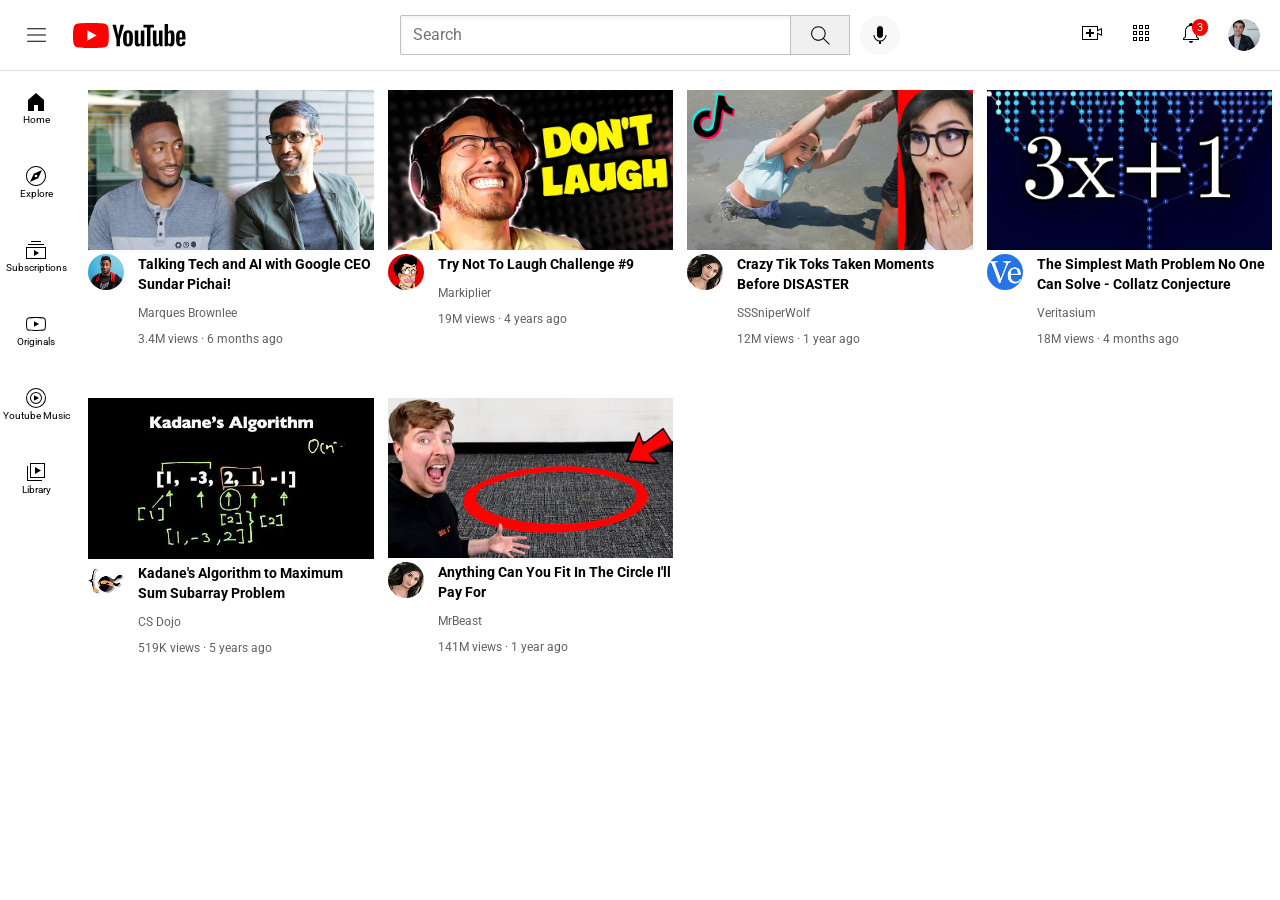
<file: index.html>
<!DOCTYPE html>
<html>
    <head>
        <title>Youtube Clone</title>
        <link rel="preconnect" href="https://fonts.googleapis.com">
        <link rel="preconnect" href="https://fonts.gstatic.com" crossorigin>
        <link href="https://fonts.googleapis.com/css2?family=Bebas+Neue&family=Bricolage+Grotesque:opsz,wght@12..96,200..800&family=Roboto:ital,wght@0,100..900;1,100..900&display=swap" rel="stylesheet">
        <link href="styles/video.css" rel="stylesheet">
        <link href="styles/header.css" rel="stylesheet">
        <link href="styles/sidebar.css" rel="stylesheet">
        <link href="styles/general.css" rel="stylesheet">
    </head>
    <body>
        <div class="header">
            <div class="left-section">
                <img class="hamburger-menu" src="icons/hamburger-menu.svg">
                <img class="youtube-logo" src="icons/youtube-logo.svg">
            </div>
            <div class="middle-section">
                <input type="text" placeholder="Search" class="search-bar">
                <button class="search-button">
                    <img class="search-icon" src="icons/search.svg">
                    <div class="tool-tip">Search</div>
                </button>
                <button class="voice-search-button">
                    <img class="voice-search-icon" src="icons/voice-search-icon.svg">
                    <div class="tool-tip">Search with your voice</div>
                </button>
            </div>
            <div class="right-section">
                 <div class="upload-icon-container">
                    <img class="upload-icon" src="icons/upload.svg">
                </div>
                <div class="youtube-apps-container">
                    <img class="youtube-apps" src="icons/youtube-apps.svg">
                </div>
                <div class="notifications-icon-container">
                    <img class="notifications-icon" src="icons/notifications.svg">
                    <div class="notifications-count">3</div>
                </div>
                <img class="current-user-picture" src="channel-pictures/my-channel.jpeg">
            </div>
        </div>

        <div class="sidebar">
            <div class="sidebar-link">
                <img src="icons/home.svg">
                <div>Home</div>
            </div>
            <div class="sidebar-link">
                <img src="icons/explore.svg">
                <div>Explore</div>
            </div>
            <div class="sidebar-link">
                <img src="icons/subscriptions.svg">
                <div>Subscriptions</div>
            </div>
            <div class="sidebar-link">
                <img src="icons/originals.svg">
                <div>Originals</div>
            </div>
            <div class="sidebar-link">
                <img src="icons/youtube-music.svg">
                <div>Youtube Music</div>
            </div>
            <div class="sidebar-link">
                <img src="icons/library.svg">
                <div>Library</div>
            </div>
        </div>

        <div class="video-grid">
            <div class="video-preview">
                <div class="thumbnail-row">
                    <img src="tumbnails/thumbnail-1.webp" class="thumbnail">
                </div>
                <div class="video-info-grid">
                    <div class="channel-picture">
                        <img src="channel-pictures/channel-1.jpeg" class="profile-picture">
                    </div>
                    <div class="video-info">  
                        <p class="video-title">Talking Tech and AI with Google CEO Sundar Pichai!</p>

                        <p class="video-author">Marques Brownlee</p>

                        <p class="video-stats">3.4M views &#183; 6 months ago</p>
                    </div>
                </div>
            </div>

            <div class="video-preview">
                <div class="thumbnail-row">
                    <img src="tumbnails/thumbnail-2.webp" class="thumbnail">
                </div>
                <div class="video-info-grid">
                    <div class="channel-picture">
                        <img src="channel-pictures/channel-2.jpeg" class="profile-picture">
                    </div>
                    <div class="video-info">  
                        <p class="video-title">Try Not To Laugh Challenge #9</p>

                        <p class="video-author">Markiplier</p>

                        <p class="video-stats">19M views &#183; 4 years ago</p>
                    </div>
                </div>
            </div>

            <div class="video-preview">
                <div class="thumbnail-row">
                    <img src="tumbnails/thumbnail-3.webp" class="thumbnail">
                </div>
                <div class="video-info-grid">
                    <div class="channel-picture">
                        <img src="channel-pictures/channel-3.jpeg" class="profile-picture">
                    </div>
                    <div class="video-info">  
                        <p class="video-title">Crazy Tik Toks Taken Moments Before DISASTER</p>

                        <p class="video-author">SSSniperWolf</p>

                        <p class="video-stats">12M views &#183; 1 year ago</p>
                    </div>
                </div>
            </div>

            <div class="video-preview">
                <div class="thumbnail-row">
                    <img src="tumbnails/thumbnail-4.webp" class="thumbnail">
                </div>
                <div class="video-info-grid">
                    <div class="channel-picture">
                        <img src="channel-pictures/channel-4.jpeg" class="profile-picture">
                    </div>
                    <div class="video-info">  
                        <p class="video-title">The Simplest Math Problem No One Can Solve - Collatz Conjecture</p>

                        <p class="video-author">Veritasium</p>

                        <p class="video-stats">18M views &#183; 4 months ago</p>
                    </div>
                </div>
            </div>

            <div class="video-preview">
                <div class="thumbnail-row">
                    <img src="tumbnails/thumbnail-5.webp" class="thumbnail">
                </div>
                <div class="video-info-grid">
                    <div class="channel-picture">
                        <img src="channel-pictures/channel-5.jpeg" class="profile-picture">
                    </div>
                    <div class="video-info">  
                        <p class="video-title">Kadane's Algorithm to Maximum Sum Subarray Problem</p>

                        <p class="video-author">CS Dojo</p>

                        <p class="video-stats">519K views &#183; 5 years ago</p>
                    </div>
                </div>
            </div>

            <div class="video-preview">
                <div class="thumbnail-row">
                    <img src="tumbnails/thumbnail-6.webp" class="thumbnail">
                </div>
                <div class="video-info-grid">
                    <div class="channel-picture">
                        <img src="channel-pictures/channel-3.jpeg" class="profile-picture">
                    </div>
                    <div class="video-info">  
                        <p class="video-title">Anything Can You Fit In The Circle I'll Pay For</p>

                        <p class="video-author">MrBeast</p>

                        <p class="video-stats">141M views &#183; 1 year ago</p>
                    </div>
                </div>
            </div>
        </div>
    </body>
</html>
</file>
<file: styles/video.css>
.video-grid {
    display: grid;
    grid-template-columns: 1fr 1fr 1fr;
    column-gap: 14px;
    row-gap: 40px;
    margin-left: 80px;
    margin-top: 90px;
}
@media (max-width: 750px) {
    .video-grid {
        grid-template-columns: 1fr 1fr;
    }
}
@media (min-width: 751px) and (max-width:999px) {
    .video-grid {
        grid-template-columns: 1fr 1fr 1fr;
    }
}
@media (min-width: 1000px) {
    .video-grid {
        grid-template-columns: 1fr 1fr 1fr 1fr;
    }
}
.thumbnail {
    width: 100%;
}
.video-info-grid {
    display: grid;
    grid-template-columns: 50px 1fr;
}
.video-title {
    margin-top: 0;
    font-size: 14px;
    font-weight: bold;
    line-height: 20px;
    margin-bottom: 12px;
}
.profile-picture {
    width: 36px;
    border-radius: 50px;
}
.video-author, .video-stats {
    font-size: 12px;
    color: rgb(96, 96, 96);
}
.video-author {
    margin-bottom: 4px;
}
</file>
<file: styles/header.css>
.header {
    height: 70px;
    display: flex;
    justify-content: space-between;
    position: fixed;
    top: 0;
    left: 0;
    right: 0;
    z-index: 100;
    background-color: white;
    border-bottom-width: 1px;
    border-bottom-style: solid;
    border-bottom-color: rgb(219, 219, 219);
}
.left-section {
    display: flex;
    align-items: center;
}
.hamburger-menu {
    height: 25px;
    margin-left: 24px;
    margin-right: 24px;
}
.youtube-logo {
    height: 25px;
}
.middle-section {
    flex: 1;
    margin-left: 70px;
    margin-right: 35px;
    max-width: 500px;
    display: flex;
    align-items: center;
}
.search-bar {
    height: 36px;
    flex: 1;
    width: 0;
    padding-left: 12px;
    border-radius: 2px;
    border-style: solid;
    border-width: 1px;
    border-color: rgb(192, 192, 192);
    box-shadow: inset 1px 2px 3px rgba(0, 0, 0, 0.05);
}
.search-bar::placeholder {
    font-family: Roboto, Arial;
    font-size: 16px;
}
.search-button,
.voice-search-button {
    height: 40px;
    width: 60px;
    background-color: rgb(240, 240, 240);
    border-style: solid;
    border-width: 1px;
    /* border-left: none; */
    border-color: rgb(192, 192, 192);
    margin-left: -1px;
    position: relative;
    display: flex;
    justify-content: center;
    align-items: center;
}
.search-button .tool-tip,
.voice-search-button .tool-tip {
    font-family: Roboto, Arial;
    background-color: gray;
    color: white;
    font-size: 12px;
    position: absolute;
    padding-top: 4px;
    padding-bottom: 4px;
    padding-left: 8px;
    padding-right: 8px;
    border-radius: 2px;
    bottom: -40px;
    opacity: 0;
    pointer-events: none;
    white-space: nowrap;
}
.search-button:hover .tool-tip,
.voice-search-button:hover .tool-tip {
    opacity: 1;
}
.search-icon {
    height: 25px;
}
.voice-search-button {
    height: 40px;
    width: 40px;
    margin-left: 10px;
    background-color: rgb(248, 248, 248);
    border: none;
    border-radius: 20px;
}
.voice-search-icon {
    height: 24px;
}
.right-section {
    width: 200px;
    display: flex;
    align-items: center;
    justify-content: space-between;
    flex-shrink: 0;
}
.upload-icon {
    height: 24px;
}
.youtube-apps {
    height: 24px;
}
.notifications-icon {
    height: 24px;
}
.current-user-picture {
    height: 32px;
    margin-right: 20px;
    border-radius: 16px;
}
.notifications-icon-container {
    position: relative;
}
.notifications-count {
    position: absolute;
    top: -2px;
    right: -5px;
    background-color: red;
    color: white;
    font-family: Roboto, Arial;
    font-size: 11px;
    padding-left: 5px;
    padding-right: 5px;
    padding-top: 2px;
    padding-bottom: 2px;
    border-radius: 10px;
}
</file>
<file: styles/sidebar.css>
.sidebar {
    position: fixed;
    top: 70px;
    bottom: 0;
    left: 0;
    width: 72px;
    z-index: 200;
}
.sidebar-link {
    height: 74px;
    display: flex;
    justify-content: center;
    align-items: center;
    flex-direction: column;
    cursor: pointer;
}
.sidebar-link:hover {
    background-color: lightgray;
}
.sidebar img {
    height: 24px;
}
.sidebar div {
    font-family: Roboto, Arial;
    font-size: 10px;
}
</file>
<file: styles/general.css>
body {
    font-family: Roboto, Arial;
}
</file>
